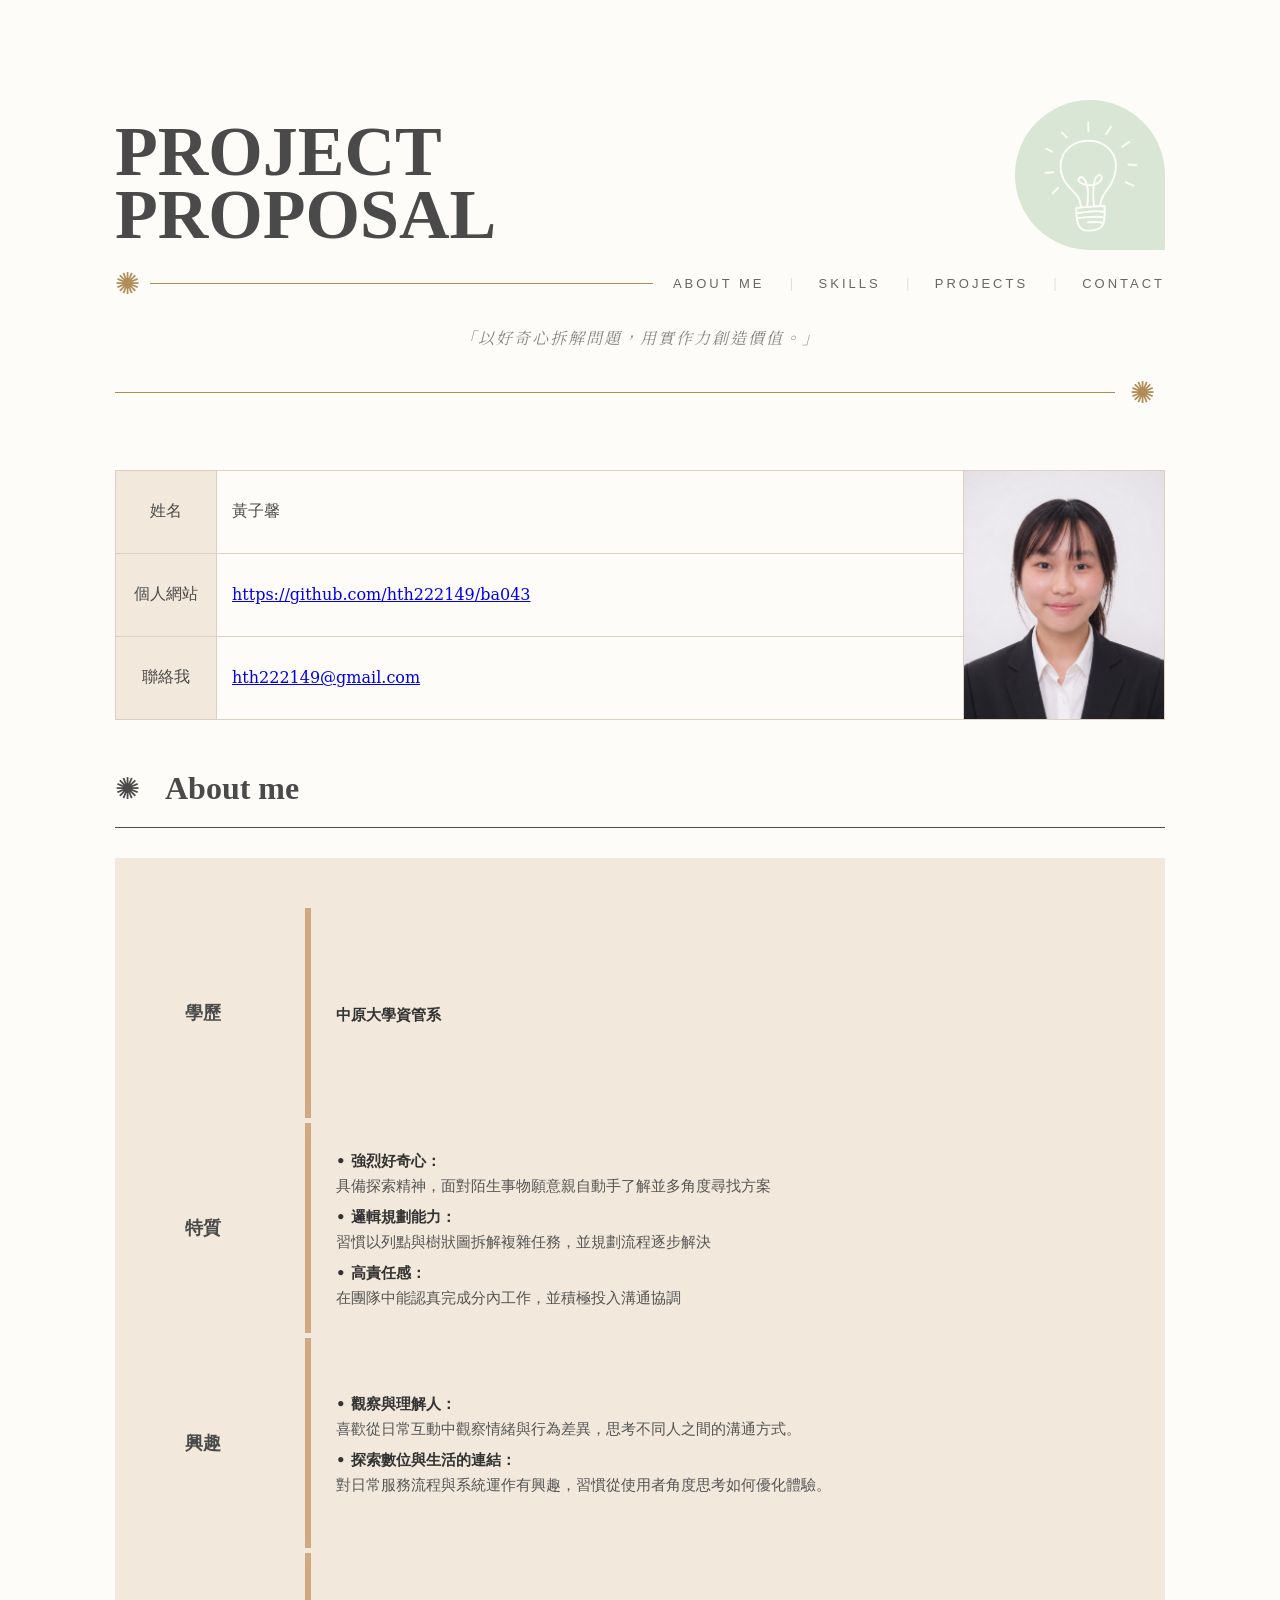
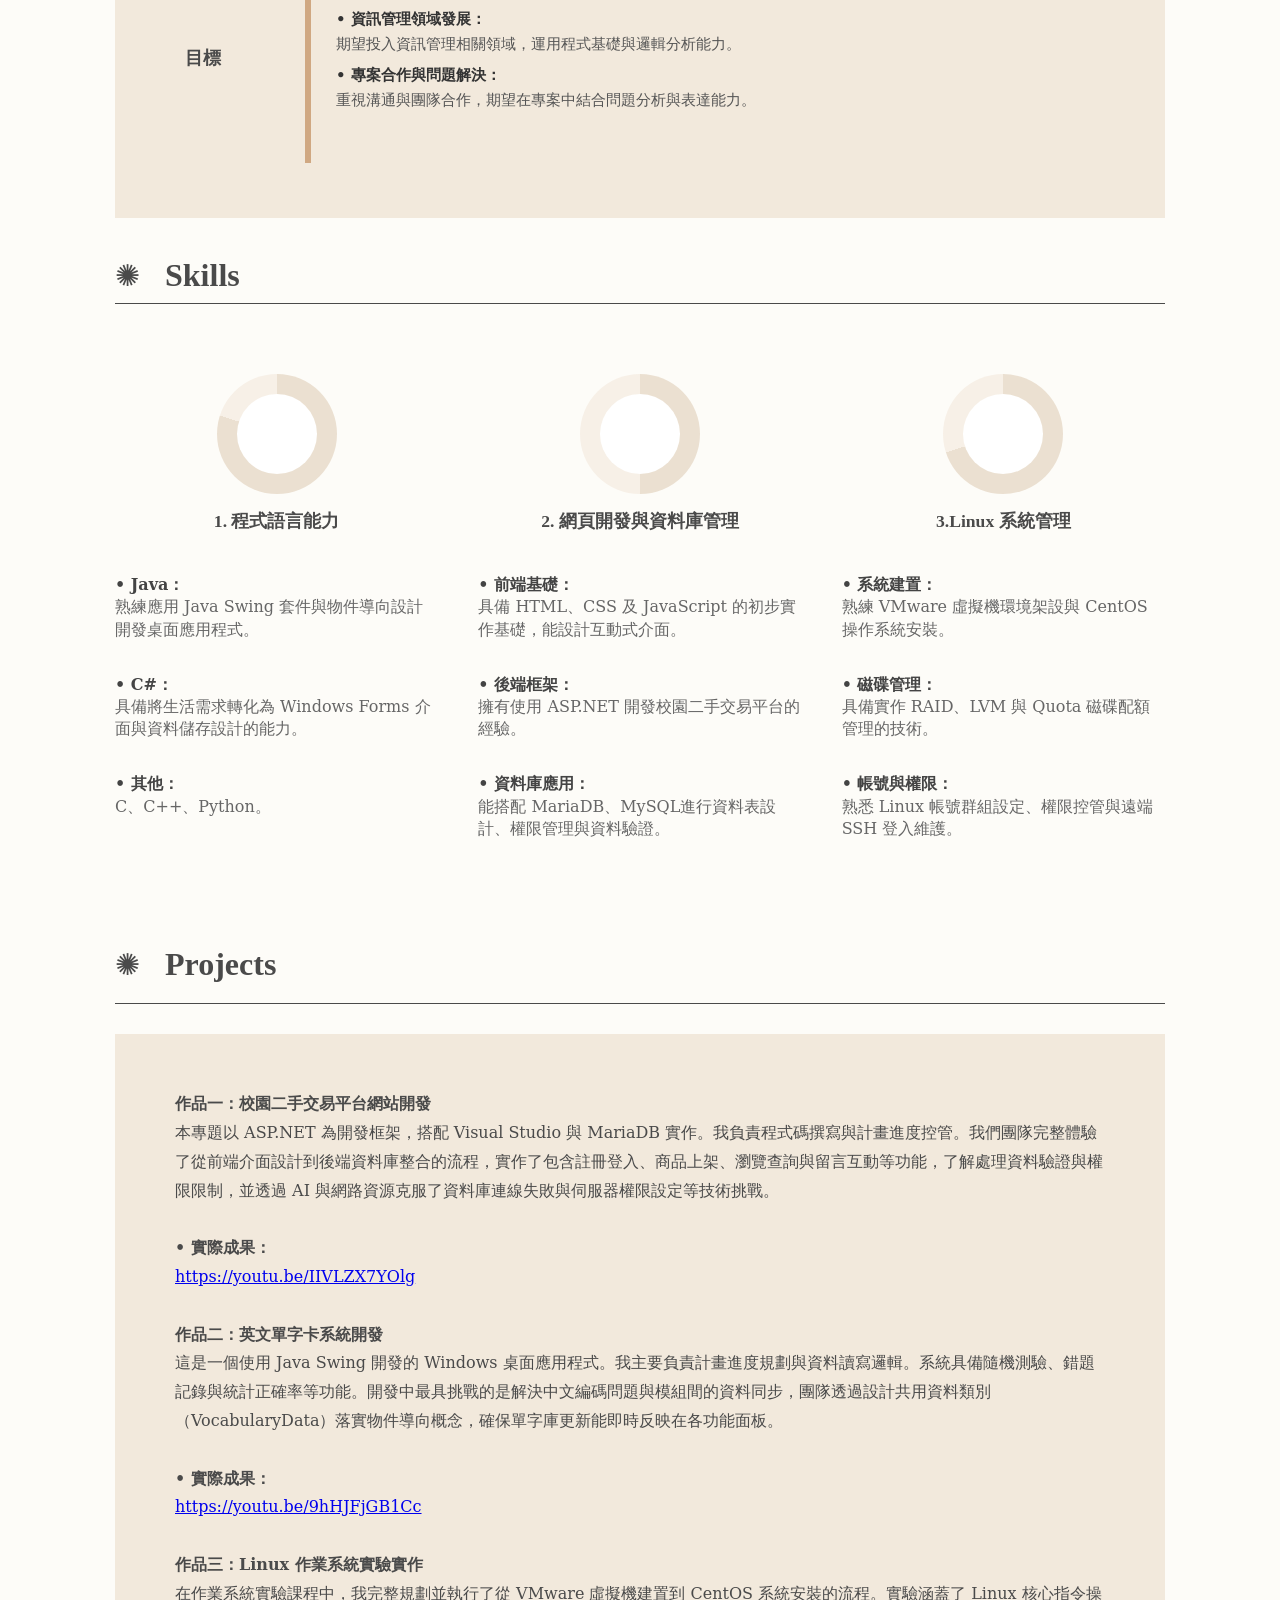
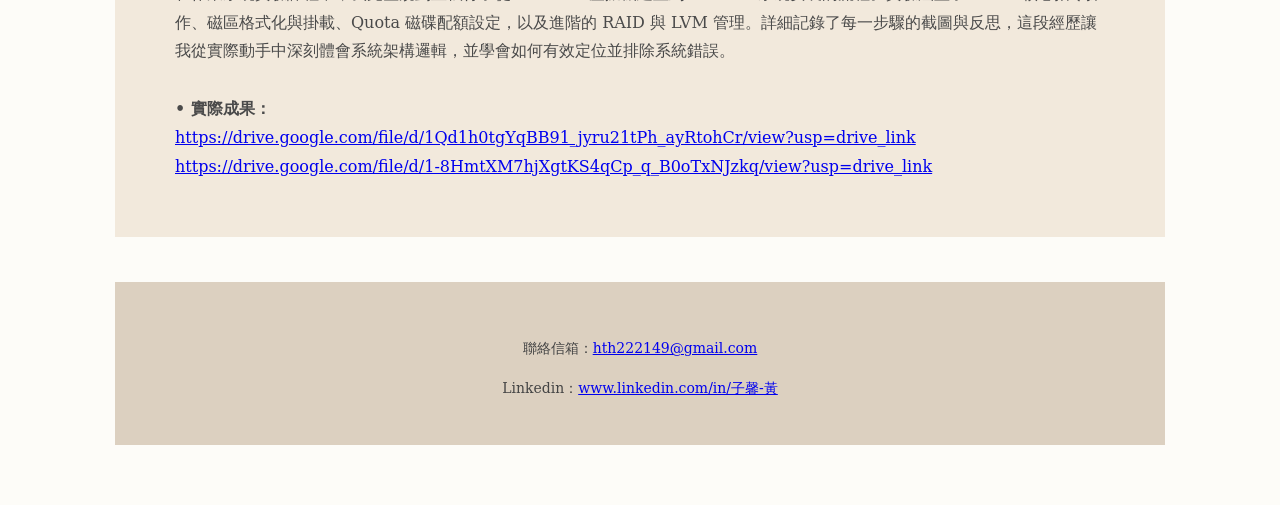
<file: index.html>
<!DOCTYPE html>
<html lang="zh-Hant">
<head>
    <meta charset="UTF-8">
    <meta name="viewport" content="width=device-width, initial-scale=1.0">
    <title>黃子馨 - Project Proposal</title>
    <link rel="stylesheet" href="style.css">
    <link href="https://fonts.googleapis.com/css2?family=Noto+Sans+TC:wght@300;400;700&family=Noto+Serif+TC:wght@400;700&display=swap" rel="stylesheet">
</head>
<body>
    <div class="container">
        <header class="main-header">
            <div class="header-left">
                <h1>PROJECT<br>PROPOSAL</h1>
        
                <div class="nav-line-container">
                    <span class="star-icon">✺</span>
                    <div class="line"></div>
                    <nav class="proposal-nav">
                        <ul>
                            <li><a href="#about-me">ABOUT ME</a></li>
                            <li class="nav-split">|</li>
                            <li><a href="#skills">SKILLS</a></li>
                            <li class="nav-split">|</li>
                            <li><a href="#projects">PROJECTS</a></li>
                            <li class="nav-split">|</li>
                            <li><a href="#contact">CONTACT</a></li>
                        </ul>
                    </nav>
                </div>

                <p class="motto">「以好奇心拆解問題，用實作力創造價值。」</p>
                <div class="motto-line-container">
                <div class="line"></div>
                <span class="star-icon">✺</span> </div>
                </div>

                <div class="header-right">
                    <div class="placeholder">
                        <img src="image/light.png" alt="">
                    </div>
            </div>
        </header>

        <section id="basic-info">
            <div class="info-grid">
                <div class="info-label">姓名</div>
                <div class="info-value">黃子馨</div>
                <div class="info-label">個人網站</div>
                <div class="info-value"><a href="https://github.com/hth222149/ba043">https://github.com/hth222149/ba043</a></div>
                <div class="info-label">聯絡我</div>
                <div class="info-value"><a href="mailto:hth222149@gmail.com">hth222149@gmail.com</a></div>
            </div>
            <aside>
                <img src="image/proposal.png" >
            </aside>
        </section>

        <article id="about-me">
            <div class="section-title">
                <span class="star-icon2">✺</span>
                <h2>About me</h2>
            </div>

            <div class="about-content">
                <div class="about-item line-brown">
                    <span class="about-label">學歷</span>
                    <p class="about-text"><strong>中原大學資管系</strong></p>
                </div>

                <div class="about-item line-brown">
                    <span class="about-label">特質</span>
                    <p class="about-text">
                        <strong>• 強烈好奇心：</strong>具備探索精神，面對陌生事物願意親自動手了解並多角度尋找方案<br>
                        <strong>• 邏輯規劃能力：</strong>習慣以列點與樹狀圖拆解複雜任務，並規劃流程逐步解決<br>
                        <strong>• 高責任感：</strong>在團隊中能認真完成分內工作，並積極投入溝通協調
                    </p>
                </div>

                <div class="about-item line-brown">
                    <span class="about-label">興趣</span>
                    <p class="about-text">
                        <strong>• 觀察與理解人：</strong>喜歡從日常互動中觀察情緒與行為差異，思考不同人之間的溝通方式。<br>
                        <strong>• 探索數位與生活的連結：</strong>對日常服務流程與系統運作有興趣，習慣從使用者角度思考如何優化體驗。
                    </p>
                </div>

                <div class="about-item line-brown">
                    <span class="about-label">目標</span>
                    <p class="about-text">
                    <strong>• 資訊管理領域發展：</strong>期望投入資訊管理相關領域，運用程式基礎與邏輯分析能力。<br>
                    <strong>• 專案合作與問題解決：</strong>重視溝通與團隊合作，期望在專案中結合問題分析與表達能力。
                    </p>
                </div>
            </div>
        </article>

        <section id="skills">
            <div class="section-title">
                <span class="star-icon2">✺</span>
                <h2>Skills</h2>
                <div class="line2"></div>
            </div>
            <div class="skills-container">
                <div class="skill-item">
                    <div class="donut-chart" style="background: conic-gradient(#ebe0d1 0% 80%, #f7f0e7 80% 100%);"></div>
                    <h3>1. 程式語言能力</h3>
                    <p>
                    <strong>• Java：</strong>熟練應用 Java Swing 套件與物件導向設計開發桌面應用程式。<br><br>
                    <strong>• C#：</strong>具備將生活需求轉化為 Windows Forms 介面與資料儲存設計的能力。<br><br>
                    <strong>• 其他：</strong>C、C++、Python。
                    </p>
                </div>
                <div class="skill-item">
                    <div class="donut-chart" style="background: conic-gradient(#ebe0d1 0% 50%, #f7f0e7 50% 100%);"></div>
                    <h3>2. 網頁開發與資料庫管理</h3>
                    <p>
                    <strong>• 前端基礎：</strong>具備 HTML、CSS 及 JavaScript 的初步實作基礎，能設計互動式介面。<br><br>
                    <strong>• 後端框架：</strong>擁有使用 ASP.NET 開發校園二手交易平台的經驗。<br><br>
                    <strong>• 資料庫應用：</strong>能搭配 MariaDB、MySQL進行資料表設計、權限管理與資料驗證。
                    </p>
                </div>
                <div class="skill-item">
                    <div class="donut-chart" style="background: conic-gradient(#ebe0d1 0% 70%, #f7f0e7 70% 100%);"></div>
                    <h3>3.Linux 系統管理</h3>
                    <p>
                    <strong>• 系統建置：</strong>熟練 VMware 虛擬機環境架設與 CentOS 操作系統安裝。<br><br>
                    <strong>• 磁碟管理：</strong>具備實作 RAID、LVM 與 Quota 磁碟配額管理的技術。<br><br>
                    <strong>• 帳號與權限：</strong>熟悉 Linux 帳號群組設定、權限控管與遠端 SSH 登入維護。
                    </p>
                </div>
            </div>
            
        </section>

        <section id="projects">
            <div class="section-title">
                <span class="star-icon2">✺</span>
                <h2>Projects</h2>
            </div>
            <div class="projects-content">
                <p>
                    <strong>作品一：校園二手交易平台網站開發</strong><br>本專題以 ASP.NET 為開發框架，搭配 Visual Studio 與 MariaDB 實作。我負責程式碼撰寫與計畫進度控管。我們團隊完整體驗了從前端介面設計到後端資料庫整合的流程，實作了包含註冊登入、商品上架、瀏覽查詢與留言互動等功能，了解處理資料驗證與權限限制，並透過 AI 與網路資源克服了資料庫連線失敗與伺服器權限設定等技術挑戰。<br><br>
                    <strong>• 實際成果：</strong><br><a href="https://youtu.be/IIVLZX7YOlg">https://youtu.be/IIVLZX7YOlg</a><br><br>
                    <strong>作品二：英文單字卡系統開發</strong><br>這是一個使用 Java Swing 開發的 Windows 桌面應用程式。我主要負責計畫進度規劃與資料讀寫邏輯。系統具備隨機測驗、錯題記錄與統計正確率等功能。開發中最具挑戰的是解決中文編碼問題與模組間的資料同步，團隊透過設計共用資料類別（VocabularyData）落實物件導向概念，確保單字庫更新能即時反映在各功能面板。<br><br>
                    <strong>• 實際成果：</strong><br><a href="https://youtu.be/9hHJFjGB1Cc">https://youtu.be/9hHJFjGB1Cc</a><br><br>
                    <strong>作品三：Linux 作業系統實驗實作</strong><br>在作業系統實驗課程中，我完整規劃並執行了從 VMware 虛擬機建置到 CentOS 系統安裝的流程。實驗涵蓋了 Linux 核心指令操作、磁區格式化與掛載、Quota 磁碟配額設定，以及進階的 RAID 與 LVM 管理。詳細記錄了每一步驟的截圖與反思，這段經歷讓我從實際動手中深刻體會系統架構邏輯，並學會如何有效定位並排除系統錯誤。<br><br>
                    <strong>• 實際成果：</strong><br><a href="https://drive.google.com/file/d/1Qd1h0tgYqBB91_jyru21tPh_ayRtohCr/view?usp=drive_link">https://drive.google.com/file/d/1Qd1h0tgYqBB91_jyru21tPh_ayRtohCr/view?usp=drive_link</a><br><a href="https://drive.google.com/file/d/1-8HmtXM7hjXgtKS4qCp_q_B0oTxNJzkq/view?usp=drive_link">https://drive.google.com/file/d/1-8HmtXM7hjXgtKS4qCp_q_B0oTxNJzkq/view?usp=drive_link</a>
                </p>
            </div>
        </section>

        
        <footer class="main-footer" id="contact">

            <div class="footer-container">
            <div class="footer-info">
                <p>
                    <span>聯絡信箱：<a href="mailto:hth222149@gmail.com">hth222149@gmail.com</a></span>
                    
                </p>
                <p>
                    <span>Linkedin：<a href="www.linkedin.com/in/子馨-黃">www.linkedin.com/in/子馨-黃</a></span>
                </p>
            </div>
        </footer>
    </div>

</body>
</html>
</file>
<file: style.css>
:root {
    --bg-color: #fdfaf3;
    --box-color: #f2e9dc; 
    --border-color: #dcd0c0;
}

body {
    background-color: #fdfcf8; 
    font-family: "serif", "Microsoft JhengHei", sans-serif;
    display: flex;
    justify-content: center;
    margin: 0;
    padding: 20px;
    color: #4a4a4a;
}

.container {
    width: 1050px;
    padding: 40px;
}

/* Header */

.main-header {
    position: relative; 
    width: 100%;
    padding: 60px 0;
    display: flex;
}

.header-left {
    display: flex;
    flex-direction: column;
    justify-content: center;
    width: 100%;
}

.header-left h1 {
    font-size: 70px;
    font-family: serif;
    line-height: 0.9;
    margin: 0;
    text-transform: uppercase;
}


.icon-with-line {
    display: flex;
    align-items: center;
    margin-top: 15px;
}

.star-icon {
    font-size: 30px;
    color: #b08d57;
    margin-right: 10px;
    flex-shrink: 0; 
}

.line {
    height: 1px;
    background-color: #b08d57;
    flex-grow: 1; 
}

.header-right {
    position: absolute;
    top: 40px;        
    right: 0;
    z-index: 10;
}
/*座右銘*/
.motto {
    margin-top: 15px;  
    font-size: 16px;
    color: #888;
    letter-spacing: 2px;
    font-family: "serif", "Noto Serif TC";
    font-style: italic;   
    text-align: center;
}

.motto-line-container {
    display: flex;
    align-items: center;
    width: 100%;
    margin-top: 10px;
    padding-right: 40px; 
}

.motto-line-container .line {
    flex-grow: 1; 
    height: 1px;
    background-color: #b08d57;
}

.motto-line-container .star-icon {
    margin-left: 15px; 
    flex-shrink: 0;
}

.placeholder {
    width: 150px;
    height: 150px;
    background: #d9e6d5;
    border-radius: 50% 50% 0 50%;
    display: flex;
    justify-content: center;
    align-items: center;
    overflow: hidden;
    overflow: hidden; 
    
}

.placeholder img {
    width: 100%;
    height: 100%;
    object-fit: cover; 
    object-position: center; 
}

.proposal-nav {
    flex-shrink: 0;     
    margin-left: 20px;   
}

.proposal-nav ul {
    display: flex;
    list-style: none;
    padding: 0;
    margin: 0;
}

.proposal-nav li {
    display: flex;
    align-items: center;
}


.proposal-nav a {
    text-decoration: none;
    color: #666;            
    font-size: 13px;      
    font-family: 'Montserrat', sans-serif, "Arial"; 
    letter-spacing: 3px;     
    transition: color 0.3s ease;
    font-weight: 500;
}

.proposal-nav a:hover {
    color: #b08d57;          
}

.nav-split {
    color: #ddd;             
    margin: 0 25px;         
    font-size: 12px;
    user-select: none;     
}

.nav-line-container {
    display: flex;
    align-items: center;
    margin: 20px 0 10px 0;
    width: 100%;
}

/* Basic Info */
#basic-info {
    display: flex;
    margin-bottom: 40px;
}

.info-grid {
    display: grid;
    grid-template-columns: 100px 1fr;
    flex-grow: 1;
    border-top: 1px solid var(--border-color);
    border-left: 1px solid var(--border-color);
    border-right: 1px solid var(--border-color);
    border-bottom: none;
    
}

.info-label {
    background-color: var(--box-color);
    padding: 15px ;
    border-bottom: 1px solid var(--border-color);
    text-align: center;
    display: flex;
    justify-content: center; 
    align-items: center;
}

.info-value {
    padding: 15px;
    border-bottom: 1px solid var(--border-color);
    border-left: 1px solid var(--border-color);
    display: flex;
    align-items: center;
}

aside {
    width: 200px;
    border: 1px solid var(--border-color);
    border-left: none; 
    display: flex;
    justify-content: center;
    align-items: center;
    overflow: hidden; 
}

aside img {
    width: 100%;
    height: 100%;
    object-fit: cover; 
    object-position: center; 
}

.photo-box {
    width: 100%;
    height: 100%;
    display: flex;
}

/* Section Title Styling */
.section-title {
    display: flex;
    align-items: center; 
    gap: 15px;         
    border-bottom: 1px solid #4a4a4a; 
    padding-bottom: 10px; 
    width: 100%;         
    margin-bottom: 30px;
}
.star-icon2 {
    font-size: 30px;
    margin-right: 10px;
    flex-shrink: 0; 
}

.section-title h2 {
    font-size: 32px;
    margin: 10px 0;
    font-family: serif;
}

.about-content {
    background-color: var(--box-color);
    padding: 50px 70px;
    display: flex;
    flex-direction: column;
    min-height: 800px;
}

.about-item {
    display: flex;
    flex: 1;
    align-items: center;
    margin-bottom: 5px;
}

.about-label {
    width: 100px;
    font-size: 18px;
    font-weight: bold;
    color: #4a4a4a;
    padding: 15px 0;
    flex-shrink: 0;
    text-align: left;
    display: flex;
    align-items: center;
}

.about-text {
    flex-grow: 1;
    margin: 0 0 0 20px;  
    min-height: 180px;
    padding: 15px 25px; 
    border-left: 6px solid #ccc; 
    font-size: 15px;
    color: #555;
    line-height: 1.7;
    display: flex;
    flex-direction: column;
    justify-content: center;
}

.line-brown .about-text { border-left-color: #d0a882; }

.about-text strong {
    color: #333;
    display: inline-block;
    margin-top: 5px;
}


#skills {
    margin: 40px 0;
}

#skills h2 {
    font-size: 32px;
    font-family: serif;
    margin: 0;
    font-weight: 100%;
    color: #4a4a4a;
    line-height: 1;
}
.line2 {
    height: 2px;
    flex-grow: 1;
}

.donut-chart {
    width: 120px;
    height: 120px;
    border-radius: 50%;
    position: relative;
    display: flex;
    justify-content: center;
    align-items: center;

    transition: all 0.3s ease; 
    cursor: pointer;
}

.donut-chart::after {
    content: "";
    width: 80px;
    height: 80px;
    background-color: white;
    border-radius: 50%;
    transition: all 0.3s ease;
}

.skill-item:hover .donut-chart {
    transform: scale(1.1); 
    background: conic-gradient(rgb(222, 208, 179) 0% 80%, #f2e9dc 80% 100%);
    box-shadow: 0 10px 20px rgba(0,0,0,0.1);
}

.skills-container {
    display: flex;
    justify-content: space-between; 
    align-items: flex-start;
    padding: 40px 0;
    gap: 40px; 
}
.skill-item:hover .donut-chart::after {
    transform: scale(0.95);
}

.skill-item {
    flex: 1; 
    display: flex;
    flex-direction: column;
    align-items: center;
    min-width: 280px; 
}
.skill-item h3 {
    font-size: 1.1rem;
    margin: 15px 0;
    text-align: center;
    color: #4a4a4a;
    font-family: serif;
}
.skill-item p {
    width: 100%;       
    text-align: left;  
    font-size: 16px;   
    line-height: 1.4;  
    color: #666;
    padding: 0 10px;
}
.skill-item strong {
    color: #444;
    display: block;   
    margin-top: 10px;
}
.projects-content{
    background-color: var(--box-color);
    padding: 40px 60px;      
    line-height: 1.8;        
    text-align: left;
}
/* Footer */
.main-footer {
    background-color: #dcd0c0;   
    color: #444;            
    padding: 40px 0 30px 0;
    text-align: center;
    font-size: 14px;
    line-height: 1.8;
    margin-top: 45px;         
    width: 100%;
}

.footer-container {
    max-width: 1050px;
    margin: 0 auto;
}

.footer-info span {
    margin: 0 15px;
    display: inline-block;
}
</file>
